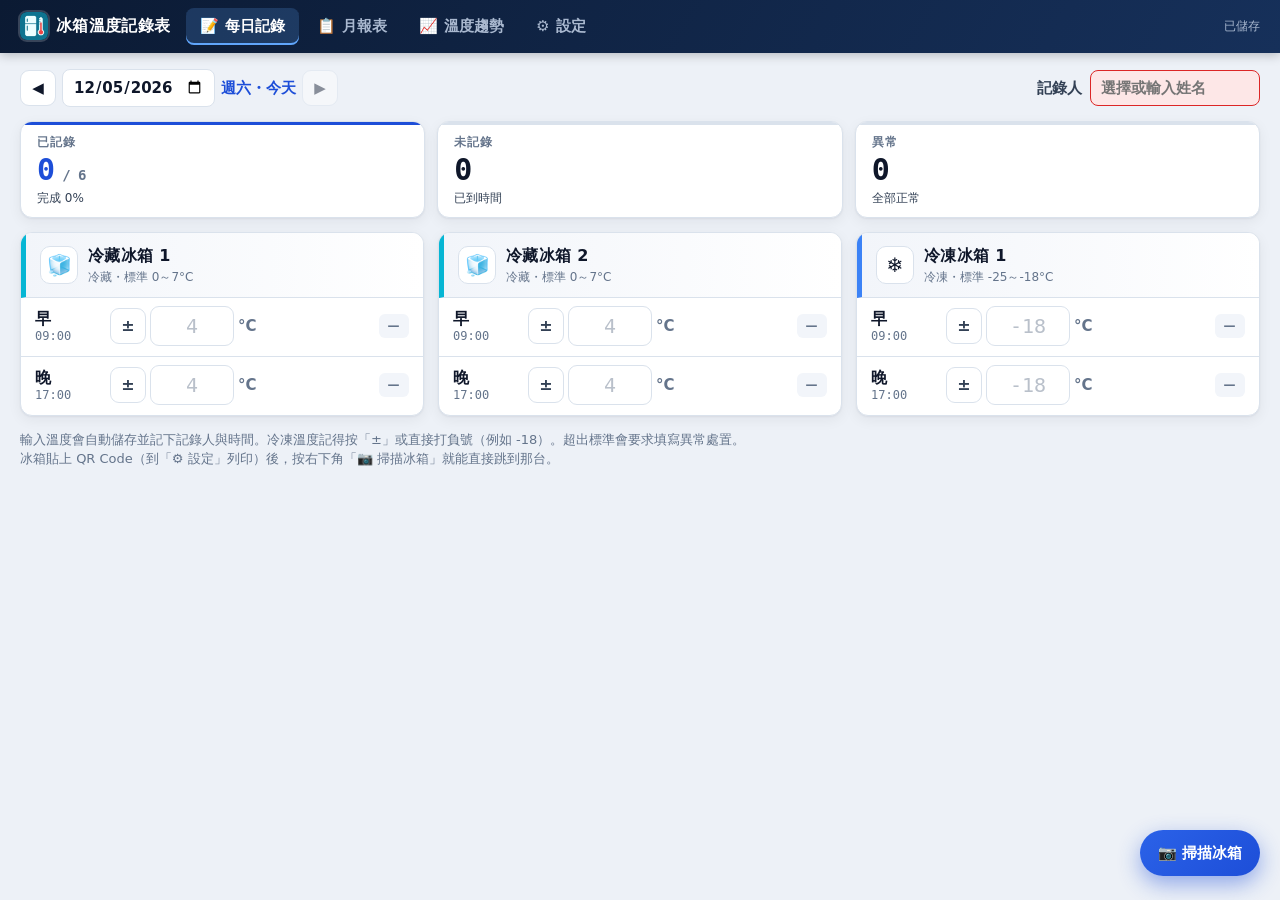
<file: index.html>
<!doctype html>
<html lang="zh-Hant">
<head>
<meta charset="utf-8">
<meta name="viewport" content="width=device-width, initial-scale=1, maximum-scale=1, viewport-fit=cover">
<meta name="theme-color" content="#0b1a33">
<meta name="apple-mobile-web-app-capable" content="yes">
<meta name="apple-mobile-web-app-status-bar-style" content="black-translucent">
<meta name="apple-mobile-web-app-title" content="冰箱溫度">
<title>冰箱溫度記錄表系統</title>
<link rel="manifest" href="manifest.webmanifest">
<link rel="icon" href="icons/icon-192.png">
<link rel="apple-touch-icon" href="icons/apple-touch-icon.png">
<link rel="stylesheet" href="styles.css?v=18">
</head>
<body>
<!-- 啟動動畫：App 載入完成後淡出（至少顯示約 1.6 秒） -->
<div id="splash" aria-hidden="true">
  <div class="spl">
    <div class="spl-logo">
      <svg viewBox="0 0 140 140" width="140" height="140">
        <defs>
          <linearGradient id="splG" x1="0" y1="0" x2="1" y2="1"><stop offset="0" stop-color="#60a5fa"/><stop offset="1" stop-color="#22d3ee"/></linearGradient>
          <linearGradient id="splM" x1="0" y1="1" x2="0" y2="0"><stop offset="0" stop-color="#22d3ee"/><stop offset="1" stop-color="#60a5fa"/></linearGradient>
        </defs>
        <circle cx="70" cy="70" r="62" fill="rgba(255,255,255,.04)" stroke="rgba(255,255,255,.1)" stroke-width="4"/>
        <circle class="spl-arc" cx="70" cy="70" r="62" fill="none" stroke="url(#splG)" stroke-width="4" stroke-linecap="round" transform="rotate(-90 70 70)"/>
        <rect class="spl-band" x="80" y="44" width="16" height="30" rx="3" fill="rgba(74,222,128,.22)"/>
        <g stroke="rgba(255,255,255,.45)" stroke-width="2" stroke-linecap="round">
          <line x1="80" y1="36" x2="88" y2="36"/><line x1="80" y1="48" x2="86" y2="48"/><line x1="80" y1="60" x2="88" y2="60"/><line x1="80" y1="72" x2="86" y2="72"/><line x1="80" y1="84" x2="88" y2="84"/>
        </g>
        <rect x="58" y="26" width="18" height="70" rx="9" fill="rgba(255,255,255,.12)" stroke="rgba(255,255,255,.55)" stroke-width="2.5"/>
        <rect class="spl-merc" x="63" y="34" width="8" height="66" rx="4" fill="url(#splM)"/>
        <circle cx="67" cy="104" r="13" fill="url(#splM)" stroke="rgba(255,255,255,.55)" stroke-width="2.5"/>
        <circle class="spl-ok" cx="104" cy="98" r="11" fill="#22c55e"/>
        <path class="spl-ok" d="M98.5 98.5l4 4 7-8" fill="none" stroke="#fff" stroke-width="3" stroke-linecap="round" stroke-linejoin="round"/>
      </svg>
    </div>
    <div class="spl-shop" id="splShop"></div>
    <div class="spl-title">冰箱溫度記錄表</div>
    <div class="spl-sub">每日記錄・超溫警示・月報表</div>
    <div class="spl-bar"><i></i></div>
  </div>
  <span class="spl-snow" style="--x:8%;--s:16px;--d:0s;--t:5.5s">❄</span>
  <span class="spl-snow" style="--x:22%;--s:11px;--d:1.1s;--t:4.6s">❄</span>
  <span class="spl-snow" style="--x:37%;--s:14px;--d:.4s;--t:6.2s">❄</span>
  <span class="spl-snow" style="--x:58%;--s:10px;--d:1.6s;--t:5s">❄</span>
  <span class="spl-snow" style="--x:71%;--s:18px;--d:.2s;--t:6.6s">❄</span>
  <span class="spl-snow" style="--x:86%;--s:12px;--d:.9s;--t:4.8s">❄</span>
  <span class="spl-snow" style="--x:94%;--s:9px;--d:2s;--t:5.4s">❄</span>
</div>
<script>try { var s = localStorage.getItem('fridgetemp-shop'); if (s) document.getElementById('splShop').textContent = s; } catch (e) {}</script>
<header class="top">
  <div class="brand"><img src="icons/icon-192.png" alt=""><span id="shop">冰箱溫度記錄表</span></div>
  <nav id="nav">
    <a href="#/day" data-v="day" title="Alt+1"><b>📝</b><span>每日記錄</span><i id="navdot" hidden></i></a>
    <a href="#/month" data-v="month" title="Alt+2"><b>📋</b><span>月報表</span></a>
    <a href="#/chart" data-v="chart" title="Alt+3"><b>📈</b><span>溫度趨勢</span></a>
    <a href="#/settings" data-v="settings" title="Alt+4"><b>⚙️</b><span>設定</span></a>
  </nav>
  <span id="status" class="status"></span>
  <a id="cloudst" class="cloudst" href="#/settings" hidden></a>
</header>
<main id="app"><p class="empty">載入中…</p></main>
<div id="tt" class="tt" hidden></div>
<div id="toast" class="toast" hidden></div>
<script src="config.js?v=18"></script>
<script src="xlsx.js?v=18"></script>
<script src="app.js?v=18"></script>
</body>
</html>
</file>
<file: styles.css>
:root {
  color-scheme: light;
  /* 專業儀表板風：深藍頂列／導覽、淺灰藍底、白色資訊卡 */
  --bg: #edf1f7;
  --surface: #ffffff;
  --surface-2: #f2f5fa;
  --line: #dae2ec;
  --text: #0f172a;
  --text-2: #334155;
  --muted: #64748b;
  --brand: #1d4ed8;
  --brand-ink: #fff;
  --brand-soft: #dde8fd;
  --nav: #0b1a33;
  --nav-2: #16305a;
  --nav-text: #a9b8cf;
  --series: #2563eb;
  --series-soft: #dbe7fb;
  --up: #15803d;
  --down: #dc2626;
  --danger: #dc2626;
  --has: #f8fafd;
  --bad-soft: #fde7e7;
  --warn: #b45309;
  --warn-soft: #fdf1d3;
  --ok-soft: #dcf5e4;
  --band: rgba(22, 163, 74, .10);
  --shadow: 0 1px 2px rgba(15, 23, 42, .05), 0 4px 14px rgba(15, 23, 42, .06);
  --r: 12px;
  --mono: ui-monospace, "SF Mono", "Cascadia Mono", Consolas, "Roboto Mono", monospace;
}
@media (prefers-color-scheme: dark) {
  :root:not([data-theme="light"]) {
    color-scheme: dark;
    --bg: #08101d;
    --surface: #101b2d;
    --surface-2: #172439;
    --line: #23334b;
    --text: #e3e9f2;
    --text-2: #b4c0d2;
    --muted: #8193ab;
    --brand: #60a5fa;
    --brand-ink: #06101f;
    --brand-soft: #16294a;
    --nav: #050c18;
    --nav-2: #0c1a30;
    --nav-text: #8fa1bb;
    --series: #60a5fa;
    --series-soft: #1b3150;
    --up: #4ade80;
    --down: #f87171;
    --danger: #f87171;
    --has: #122036;
    --bad-soft: #3a1820;
    --warn: #fbbf24;
    --warn-soft: #382c10;
    --ok-soft: #11301f;
    --band: rgba(74, 222, 128, .10);
    --shadow: 0 1px 2px rgba(0, 0, 0, .3);
  }
}
:root[data-theme="dark"] { color-scheme: dark; }

* { box-sizing: border-box; }
html { -webkit-text-size-adjust: 100%; }
body {
  margin: 0; background: var(--bg); color: var(--text);
  font: 15px/1.5 system-ui, -apple-system, "Segoe UI", "Microsoft JhengHei", "PingFang TC", "Noto Sans TC", sans-serif;
  font-variant-numeric: tabular-nums;
}
[hidden] { display: none !important; }
h2, h3 { margin: 0; }
h2 { font-size: 20px; }
h3 { font-size: 15px; }
code { font-size: 12px; word-break: break-all; background: var(--surface-2); padding: 1px 4px; border-radius: 4px; }
.muted { color: var(--muted); }
.center { text-align: center; }
.pad { padding: 0 16px; }
.sp { flex: 1; }
.empty { color: var(--muted); text-align: center; padding: 32px 12px; }
.hint { color: var(--muted); font-size: 13px; margin: 0 0 12px; }

/* ---- 頂列 ---- */
.top {
  position: sticky; top: 0; z-index: 20; display: flex; align-items: center; gap: 16px;
  padding: 8px 20px; padding-top: max(8px, env(safe-area-inset-top));
  background: var(--surface); border-bottom: 1px solid var(--line);
}
.brand { display: flex; align-items: center; gap: 8px; font-weight: 700; font-size: 16px; white-space: nowrap; min-width: 0; }
.brand img { width: 28px; height: 28px; border-radius: 7px; }
.brand span { overflow: hidden; text-overflow: ellipsis; }
#nav { display: flex; gap: 4px; }
#nav a {
  display: flex; align-items: center; gap: 6px; padding: 7px 14px; border-radius: 8px;
  color: var(--text-2); text-decoration: none; font-weight: 600; white-space: nowrap;
}
#nav a b { font-weight: 400; }
#nav a:hover { background: var(--surface-2); }
#nav a.on { background: var(--brand-soft); color: var(--brand); }
.status { margin-left: auto; font-size: 12px; color: var(--muted); white-space: nowrap; }
.status.bad { color: var(--danger); font-weight: 700; }
.cloudst { font-size: 12px; font-weight: 600; color: var(--muted); text-decoration: none; white-space: nowrap; padding: 3px 8px; border-radius: 999px; background: var(--surface-2); }
.cloudst.ok { color: var(--up); }
.cloudst.bad { color: var(--danger); }
.cloudform { display: grid; grid-template-columns: minmax(0, 2fr) minmax(0, 1fr) auto; gap: 10px; align-items: end; }
.cloudform label { display: grid; gap: 4px; font-weight: 600; color: var(--text-2); font-size: 13px; }
.card p.pad { margin: 0 0 12px; }
.modal { position: fixed; inset: 0; z-index: 70; background: rgba(0, 0, 0, .45); display: grid; place-items: center; padding: 16px; }
.dlg { background: var(--surface); color: var(--text); border-radius: 14px; padding: 20px; max-width: 440px; width: 100%; box-shadow: 0 10px 40px rgba(0, 0, 0, .3); }
.dlg p { margin: 0 0 16px; line-height: 1.6; }
.dlg .btns { flex-direction: column; }
.dlg .btns .btn { width: 100%; min-height: 42px; }

/* 導覽列固定：整個頁面不捲動，只有內容區（#app）捲動，iPhone 彈跳或叫出鍵盤時頂列、底部導覽也不會跑掉 */
html, body { height: 100%; }
body { display: flex; flex-direction: column; height: 100vh; height: 100dvh; overflow: hidden; overscroll-behavior: none; }
.top { flex: none; }
main {
  flex: 1; min-height: 0; overflow-y: auto; overflow-x: hidden; overscroll-behavior: contain; -webkit-overflow-scrolling: touch;
  padding: 16px max(20px, calc((100% - 1400px) / 2)) 40px;
}
.page-head { display: flex; align-items: center; gap: 12px; flex-wrap: wrap; margin-bottom: 14px; }

/* ---- 按鈕與輸入 ---- */
.btn {
  display: inline-flex; align-items: center; justify-content: center; gap: 4px;
  min-height: 36px; padding: 6px 14px; border-radius: 8px; border: 1px solid var(--line);
  background: var(--surface); color: var(--text); font: inherit; font-weight: 600; cursor: pointer; user-select: none;
}
.btn:hover:not(:disabled) { border-color: var(--muted); }
.btn:disabled { opacity: .45; cursor: default; }
.btn.primary { background: var(--brand); border-color: var(--brand); color: var(--brand-ink); }
.btn.danger { color: var(--danger); }
.btn.icon { padding: 0; width: 36px; }
.btn.sm { min-height: 28px; width: 28px; font-size: 11px; }
input, textarea, select {
  font: inherit; color: var(--text); background: var(--surface); border: 1px solid var(--line);
  border-radius: 8px; padding: 6px 10px; min-height: 36px; min-width: 0;
}
input:focus, textarea:focus { outline: 2px solid var(--brand); outline-offset: -1px; border-color: transparent; }
input.warn { border-color: var(--danger); }
input[type=checkbox] { min-height: 0; width: 18px; height: 18px; accent-color: var(--brand); }
textarea { width: 100%; resize: vertical; }
.chk { display: inline-flex; align-items: center; gap: 6px; font-size: 13px; color: var(--text-2); cursor: pointer; }

.seg { display: inline-flex; flex-wrap: wrap; gap: 2px; background: var(--surface-2); padding: 3px; border-radius: 9px; }
.seg button {
  font: inherit; font-size: 13px; font-weight: 600; border: 0; background: transparent; color: var(--text-2);
  padding: 5px 11px; border-radius: 7px; cursor: pointer; white-space: nowrap;
}
.seg button.on { background: var(--surface); color: var(--brand); box-shadow: var(--shadow); }
.seg.sm button { padding: 3px 9px; font-size: 12px; }

/* ---- KPI ---- */
.kpis { display: grid; grid-template-columns: repeat(auto-fit, minmax(150px, 1fr)); gap: 10px; margin-bottom: 14px; }
.kpi { background: var(--surface); border: 1px solid var(--line); border-radius: var(--r); padding: 10px 14px; box-shadow: var(--shadow); }
.kpi .l { font-size: 12px; color: var(--muted); font-weight: 600; }
.kpi .v { font-size: 22px; font-weight: 700; line-height: 1.3; }
.kpi.main .v { color: var(--brand); }
.kpi .s { font-size: 12px; color: var(--text-2); }
.dl { font-weight: 700; }
.dl.up { color: var(--up); }
.dl.down { color: var(--down); }

/* ---- 每日記錄 ---- */
.datebar { display: flex; align-items: center; gap: 6px; flex-wrap: wrap; }
.datebar input[type=date], .datebar input[type=month] { font-weight: 700; }
.wd { font-weight: 700; color: var(--text-2); min-width: 4.5em; text-align: center; }
.wd.we { color: var(--brand); }
.me { margin-left: auto; display: flex; align-items: center; gap: 8px; font-weight: 700; color: var(--text-2); }
.me input { width: 170px; font-weight: 700; }
.me.need input { border-color: var(--danger); background: var(--bad-soft); }
#navdot { width: 8px; height: 8px; border-radius: 50%; background: var(--danger); display: inline-block; margin-left: -2px; align-self: flex-start; }
.banner { padding: 9px 14px; border-radius: var(--r); margin-bottom: 10px; font-size: 14px; line-height: 1.7; }
.banner.warn { background: var(--warn-soft); color: var(--warn); }
.banner.bad { background: var(--bad-soft); color: var(--danger); font-weight: 600; }
.lnk { font: inherit; color: inherit; background: none; border: 0; padding: 0; text-decoration: underline; cursor: pointer; font-weight: 700; }
.kpi .v small { font-size: 14px; color: var(--muted); font-weight: 600; }
.kpi.warnk .v { color: var(--warn); }
.kpi.badk .v { color: var(--danger); }

.fridges { display: grid; grid-template-columns: repeat(auto-fill, minmax(340px, 1fr)); gap: 14px; margin-bottom: 14px; align-items: start; }
.fcard { background: var(--surface); border: 1px solid var(--line); border-radius: var(--r); box-shadow: var(--shadow); overflow: hidden; }
.fhead { display: flex; align-items: center; gap: 10px; padding: 10px 14px; background: var(--surface-2); border-left: 4px solid var(--brand); }
.fcard.t-freeze .fhead { border-left-color: #2563eb; }
.fcard.t-hot .fhead { border-left-color: #ea580c; }
.fcard.t-other .fhead { border-left-color: var(--muted); }
.ficon { font-size: 22px; }
.fname { display: flex; flex-direction: column; min-width: 0; }
.fname b { font-size: 16px; }
.fname small { color: var(--muted); font-size: 12px; }
.fname .tag { align-self: flex-start; margin: 2px 0; }
.srow { display: grid; grid-template-columns: 4.2em auto 1fr; grid-template-areas: "slot tin st" "slot meta meta"; align-items: center; gap: 2px 12px; padding: 8px 14px; border-top: 1px solid var(--line); }
.fhead + .srow { border-top: 0; }
.srow.has { background: var(--has); }
.srow.x { background: var(--bad-soft); }
.slot { grid-area: slot; display: flex; flex-direction: column; line-height: 1.25; }
.slot b { font-size: 16px; }
.slot small { color: var(--muted); font-size: 12px; }
.tin { grid-area: tin; display: flex; align-items: center; gap: 4px; }
.tin input { width: 84px; text-align: center; font-weight: 700; font-size: 18px; padding: 4px; }
.srow.x .tin input { color: var(--danger); border-color: var(--danger); }
.tin .unit { color: var(--muted); font-weight: 600; }
.btn.sign { font-size: 16px; color: var(--text-2); }
.st { grid-area: st; justify-self: end; }
.meta { grid-area: meta; font-size: 12px; color: var(--muted); }
.meta:empty { display: none; }
.pill { display: inline-block; font-size: 12px; font-weight: 700; padding: 2px 10px; border-radius: 999px; background: var(--surface-2); color: var(--muted); white-space: nowrap; }
.pill.ok { background: var(--ok-soft); color: var(--up); }
.pill.bad { background: var(--danger); color: #fff; }
.pill.miss { background: var(--warn-soft); color: var(--warn); }
.actbox { grid-column: 1 / -1; margin-top: 6px; text-align: left; font: inherit; font-size: 13px; color: var(--text-2); background: var(--surface); border: 1px dashed var(--line); border-radius: 8px; padding: 6px 10px; cursor: pointer; line-height: 1.5; }
.actbox.open { color: var(--danger); border-color: var(--danger); font-weight: 700; }

/* ---- 區域 ---- */
.areah { display: flex; align-items: baseline; gap: 8px; font-size: 16px; margin: 4px 0 10px; color: var(--text-2); }
.areah small { font-size: 12px; color: var(--muted); font-weight: 600; }
.sh-std { display: flex; flex-wrap: wrap; gap: 2px 14px; font-size: 11.5px; color: #444; margin-bottom: 6px; }
.sh-tbl.dense th, .sh-tbl.dense td { font-size: 10px; padding: 1px 2px; }
.sh-tbl.dense td.t { min-width: 30px; }
.sh-tbl.dense td.acts { min-width: 70px; }
.ftable .f-area { width: 120px; }

/* ---- 對話框 ---- */
.dlg.wide { max-width: 560px; }
.dlg { max-height: calc(100vh - 32px); overflow: auto; }
.dlg .xh { color: var(--danger); font-size: 18px; margin-bottom: 8px; }
.xv { color: var(--danger); }
.btns.col { flex-direction: column; }
.btns.col .btn { width: 100%; min-height: 42px; }
.dlg .btns { margin-top: 14px; }
.chips { display: flex; flex-wrap: wrap; gap: 6px; margin-bottom: 12px; }
.chip { font: inherit; font-size: 13px; padding: 5px 11px; border-radius: 999px; border: 1px solid var(--line); background: var(--surface-2); color: var(--text-2); cursor: pointer; }
.chip.on { background: var(--brand-soft); color: var(--brand); border-color: var(--brand); }
.fl { display: grid; gap: 4px; font-weight: 600; color: var(--text-2); font-size: 13px; margin-bottom: 10px; }
.fl input { width: 140px; }

/* ---- 表格 ---- */
.tbl-wrap { overflow-x: auto; background: var(--surface); border: 1px solid var(--line); border-radius: var(--r); box-shadow: var(--shadow); }
.card .tbl-wrap { border: 0; border-radius: 0; box-shadow: none; }
table { width: 100%; border-collapse: collapse; }
th, td { padding: 7px 10px; text-align: left; border-bottom: 1px solid var(--line); white-space: nowrap; }
th { font-size: 12px; color: var(--muted); font-weight: 700; background: var(--surface-2); }
tbody tr:last-child td { border-bottom: 0; }
.r { text-align: right; }
.c { text-align: center; }

.ftable td { padding: 5px 8px; }
.ftable input:not([type=checkbox]), .ftable select { width: 100%; }
.ftable .f-name { min-width: 160px; }
.ftable .f-type { width: 110px; }
.ftable .f-lo input, .ftable .f-hi input { width: 90px; text-align: right; }
.ftable label span { display: none; }
.ftable .mv { white-space: nowrap; width: 70px; }
.ftable .mv .btn { margin-right: 2px; }
.ftable tr.off td { color: var(--muted); }
.ftable tr.off input:not([type=checkbox]) { opacity: .6; }
.slots { display: grid; gap: 8px; }
.slotrow { display: grid; grid-template-columns: 1fr 130px auto; gap: 8px; align-items: center; }
#staff { min-height: 110px; }

/* ---- 卡片 / 篩選 ---- */
.filters { display: flex; flex-wrap: wrap; gap: 10px; align-items: center; margin-bottom: 14px; }
.range { display: flex; align-items: center; gap: 6px; flex-wrap: wrap; }
.range .muted { font-size: 13px; }
.card { background: var(--surface); border: 1px solid var(--line); border-radius: var(--r); margin-bottom: 14px; box-shadow: var(--shadow); padding-bottom: 12px; overflow: hidden; }
.card:has(> .tbl-wrap:last-child) { padding-bottom: 0; }
.card-head { display: flex; align-items: center; gap: 10px; flex-wrap: wrap; padding: 12px 16px 8px; }
.card.form { padding: 14px 16px; }
.card.form label { display: grid; gap: 4px; font-weight: 600; color: var(--text-2); max-width: 420px; }
.card .hint.pad { margin-bottom: 10px; }
.two { display: grid; grid-template-columns: 1fr 1fr; gap: 14px; }
.btns { display: flex; gap: 8px; flex-wrap: wrap; }

/* ---- 趨勢圖 ---- */
.charts { display: grid; grid-template-columns: repeat(auto-fill, minmax(460px, 1fr)); gap: 14px; }
.charts.one { grid-template-columns: 1fr; }
.charts .card { margin-bottom: 0; }
.cstats { display: flex; flex-wrap: wrap; gap: 4px 16px; padding: 0 16px 8px; font-size: 13px; color: var(--text-2); }
.cstats b { color: var(--text); }
.cstats b.xv { color: var(--danger); }
.chart { padding: 0 12px; min-height: 120px; }
.chart svg { display: block; overflow: visible; }
.chart .grid { stroke: var(--line); stroke-width: 1; }
.chart .zero { stroke: var(--muted); stroke-width: 1; }
.chart .band { fill: var(--band); }
.chart .limit { stroke: var(--danger); stroke-width: 1.2; stroke-dasharray: 5 4; }
.chart .yl { fill: var(--muted); font-size: 11px; text-anchor: end; }
.chart .xl { fill: var(--muted); font-size: 11px; text-anchor: middle; }
.chart .line { fill: none; stroke: var(--series); stroke-width: 2; stroke-linejoin: round; }
.chart .pt { fill: var(--surface); stroke: var(--series); stroke-width: 1.6; }
.chart .pt.x { fill: var(--danger); stroke: var(--surface); stroke-width: 1.5; }
.chart .pt.hl { stroke: var(--text); stroke-width: 2.4; }
.chart .hit { fill: transparent; cursor: crosshair; }

/* ---- 月報表（紙本樣式，深色模式也保持白底） ---- */
.sheets { display: grid; gap: 20px; justify-items: center; }
.sheet {
  width: 100%; max-width: 800px; background: #fff; color: #111; padding: 22px 26px; border-radius: 4px;
  box-shadow: 0 1px 3px rgba(0, 0, 0, .12), 0 4px 16px rgba(0, 0, 0, .06); font-size: 12.5px; overflow-x: auto;
}
.sh-head h2 { text-align: center; font-size: 20px; letter-spacing: .08em; margin-bottom: 2px; }
.sh-vi { text-align: center; font-size: 13px; color: #444; margin: 0 0 8px; }
.sheet .vi { display: block; font-size: .78em; font-weight: 400; color: #555; line-height: 1.2; white-space: nowrap; }
.sheet .vi-i { font-size: .78em; font-weight: 400; color: #666; margin-left: .3em; white-space: nowrap; }
.sh-tbl td .vi-i { font-size: .72em; margin-left: .15em; }
.sh-tbl tr.we td .vi-i { color: inherit; }
.sh-info { display: flex; justify-content: space-between; flex-wrap: wrap; gap: 4px 16px; margin-bottom: 8px; font-size: 13px; }
.sh-tbl { border-collapse: collapse; width: 100%; }
.sh-tbl th, .sh-tbl td { border: 1px solid #555; padding: 2px 5px; height: 21px; color: #111; background: none; font-size: 12px; white-space: nowrap; }
.sh-tbl th { background: #eef3f4; font-weight: 700; }
.sh-tbl th small { font-weight: 400; }
.sh-tbl tbody tr:last-child td { border-bottom: 1px solid #555; }
.sh-tbl tr.we td:nth-child(-n+2) { color: #b91c1c; }
.sh-tbl td.t { font-weight: 700; min-width: 40px; }
.sh-tbl td.x { color: #c00; background: #fde8e8; }
.sh-tbl td.by small { color: #b45309; margin-left: 2px; }
.sh-tbl td.acts { white-space: normal; min-width: 110px; font-size: 11px; color: #c00; line-height: 1.35; }
.sh-tbl .sign { width: 46px; }
.sh-foot { margin-top: 8px; font-size: 12.5px; }
.sh-sum { margin-bottom: 14px; }
.sh-sum .xv { color: #c00; }
.sh-signs { display: flex; gap: 12px; }
.sh-signs span { flex: 1; border-bottom: 1px solid #333; padding-bottom: 18px; }
.sh-note { margin-top: 10px; color: #666; font-size: 11px; }


/* ============================================================ 專業儀表板風外觀 ============================================================ */
/* 頂列：深藍漸層 */
.top { background: linear-gradient(120deg, var(--nav), var(--nav-2)); border-bottom: 0; color: #fff; box-shadow: 0 2px 10px rgba(5, 12, 24, .25); }
.brand { color: #fff; letter-spacing: .02em; }
.brand img { box-shadow: 0 0 0 2px rgba(255, 255, 255, .18); }
#nav a { color: var(--nav-text); }
#nav a:hover { background: rgba(255, 255, 255, .08); color: #fff; }
#nav a.on { background: rgba(96, 165, 250, .2); color: #fff; box-shadow: inset 0 -2px 0 #60a5fa; }
.status { color: var(--nav-text); }
.status.bad { color: #fca5a5; }
.cloudst { background: rgba(255, 255, 255, .1); color: var(--nav-text); display: inline-flex; align-items: center; gap: 5px; }
.cloudst::before { content: ''; width: 7px; height: 7px; border-radius: 50%; background: currentColor; }
.cloudst.ok { color: #4ade80; }
.cloudst.bad { color: #fca5a5; }

/* 按鈕／切換 */
.btn { border-radius: 9px; }
.btn.primary { background: linear-gradient(180deg, #2b62e8, #1d4ed8); border-color: #1a45c2; color: #fff; box-shadow: 0 1px 2px rgba(29, 78, 216, .3); }
.seg { background: var(--surface-2); border: 1px solid var(--line); }
.seg button.on { background: var(--brand); color: var(--brand-ink); box-shadow: 0 1px 3px rgba(29, 78, 216, .3); }

/* KPI 儀表：大數字＋上方色條 */
.kpis { gap: 12px; }
.kpi { position: relative; overflow: hidden; padding: 12px 16px 10px; border-radius: var(--r); }
.kpi::before { content: ''; position: absolute; left: 0; right: 0; top: 0; height: 3px; background: var(--line); }
.kpi.main::before { background: var(--brand); }
.kpi.warnk::before { background: #f59e0b; }
.kpi.badk::before { background: var(--danger); }
.kpi .l { letter-spacing: .08em; font-size: 11.5px; }
.kpi .v { font-family: var(--mono); font-size: 30px; font-weight: 800; letter-spacing: -.02em; line-height: 1.25; }
.kpi .v small { font-family: var(--mono); }

/* 提示條 */
.banner { border-left: 4px solid currentColor; border-radius: 8px; }

/* 區域標題 */
.areah { display: flex; align-items: center; gap: 10px; color: var(--text); font-size: 15px; letter-spacing: .04em; margin: 10px 0; }
.areah::after { content: ''; flex: 1; height: 1px; background: var(--line); }
.areah small { background: var(--brand-soft); color: var(--brand); padding: 1px 9px; border-radius: 999px; }

/* 設備卡 */
.fcard { border-radius: var(--r); }
.fhead { background: linear-gradient(90deg, var(--surface-2), var(--surface)); border-left-width: 5px; border-bottom: 1px solid var(--line); padding: 11px 14px; }
.fcard.t-chill .fhead { border-left-color: #06b6d4; }
.fcard.t-freeze .fhead { border-left-color: #3b82f6; }
.ficon { width: 38px; height: 38px; flex: none; border-radius: 10px; display: grid; place-items: center; background: var(--surface); border: 1px solid var(--line); font-size: 20px; }
.fname b { letter-spacing: .02em; }
.srow.x { box-shadow: inset 4px 0 0 var(--danger); }
.srow.has:not(.x) { box-shadow: inset 4px 0 0 #22c55e; }
.slot small { font-family: var(--mono); }
.tin input { font-family: var(--mono); font-size: 20px; font-weight: 800; border-radius: 9px; }
.tin input::placeholder { font-weight: 500; color: var(--muted); opacity: .45; }
.pill { border-radius: 6px; letter-spacing: .04em; padding: 3px 9px; display: inline-flex; align-items: center; gap: 5px; }
.pill.ok::before, .pill.miss::before { content: ''; width: 6px; height: 6px; border-radius: 50%; background: currentColor; }
.pill.bad { background: var(--danger); color: #fff; box-shadow: 0 0 0 3px var(--bad-soft); }

/* 卡片標題前加色條 */
.card { border-radius: var(--r); }
.card-head h3 { display: flex; align-items: center; gap: 8px; }
.card-head h3::before { content: ''; width: 4px; height: 16px; border-radius: 2px; background: var(--brand); }
.cstats b { font-family: var(--mono); }
th { letter-spacing: .04em; }

/* 對話框 */
.modal { background: rgba(5, 12, 24, .55); backdrop-filter: blur(2px); -webkit-backdrop-filter: blur(2px); }
.dlg { border-radius: 16px; border-top: 4px solid var(--brand); }

/* 提示訊息與圖表浮動說明 */
.toast {
  position: fixed; left: 50%; bottom: 24px; transform: translateX(-50%); z-index: 80; max-width: calc(100% - 32px);
  background: var(--nav); color: #fff; padding: 10px 18px; border-radius: 10px; font-size: 14px; font-weight: 600;
  box-shadow: 0 8px 24px rgba(5, 12, 24, .35); border-left: 4px solid #60a5fa;
}
.tt {
  position: fixed; z-index: 90; pointer-events: none; background: var(--nav); color: #e3e9f2; padding: 7px 10px; border-radius: 8px;
  font-size: 12.5px; line-height: 1.5; box-shadow: 0 6px 18px rgba(5, 12, 24, .35); max-width: 260px;
}

/* ---- 列印：只印記錄表，每台設備一頁 A4 ---- */
@media print {
  @page { size: A4 portrait; margin: 10mm; }
  body { background: #fff; }
  .top, .no-print, .toast, .tt, .modal { display: none !important; }
  html, body { height: auto; overflow: visible; display: block; }
  main { padding: 0; max-width: none; overflow: visible; }
  .sheets { display: block; }
  .sheet { box-shadow: none; padding: 0; max-width: none; border-radius: 0; overflow: visible; break-after: page; page-break-after: always; }
  .sheet:last-child { break-after: auto; page-break-after: auto; }
  .sh-tbl th, .sh-tbl td { -webkit-print-color-adjust: exact; print-color-adjust: exact; padding: 2px 3px; font-size: 11px; }
  .sh-tbl.dense th, .sh-tbl.dense td { font-size: 10px; padding: 1px 2px; }
  body:not([data-view=month]):not([data-view=qr]) main > * { display: none; }
}

/* ---- 觸控裝置：輸入框至少 16px，iPhone 點輸入框時就不會自動放大畫面 ---- */
@media (pointer: coarse), screen and (max-width: 719px) {
  input, select, textarea, .chip { font-size: 16px; }
  input[type=date], input[type=month], input[type=time] { min-height: 40px; }
}

/* ---- 手機 ---- */
@media screen and (max-width: 860px) {
  .two { grid-template-columns: 1fr; }
  .charts { grid-template-columns: 1fr; }
}
@media screen and (max-width: 719px) {
  .top { padding: 8px 16px; padding-top: max(8px, env(safe-area-inset-top)); }
  #nav {
    position: fixed; left: 0; right: 0; bottom: 0; z-index: 30; background: var(--nav); border-top: 1px solid rgba(255, 255, 255, .08);
    padding: 4px 4px max(4px, env(safe-area-inset-bottom)); justify-content: space-around; gap: 0;
  }
  #nav a { flex-direction: column; gap: 0; padding: 4px 6px; font-size: 11px; flex: 1; position: relative; }
  #nav a.on { background: transparent; box-shadow: none; color: #fff; }
  #nav a.on::before { content: ''; position: absolute; top: -4px; left: 30%; right: 30%; height: 3px; border-radius: 0 0 3px 3px; background: #60a5fa; }
  #nav a.on b { filter: drop-shadow(0 0 6px rgba(96, 165, 250, .7)); }
  #nav a b { font-size: 20px; line-height: 1.2; }
  #navdot { position: absolute; top: 4px; left: calc(50% + 10px); }
  main { padding: 12px 16px calc(84px + env(safe-area-inset-bottom)); }
  .toast { bottom: calc(80px + env(safe-area-inset-bottom)); }
  .page-head h2 { font-size: 18px; }
  .cloudform { grid-template-columns: 1fr; }
  .status { display: none; }
  .cloudst { margin-left: auto; }
  .datebar { width: 100%; }
  .datebar input[type=date], .datebar input[type=month] { flex: 1; }
  .me { margin-left: 0; width: 100%; }
  .me input { flex: 1; width: auto; }
  .kpis { grid-template-columns: repeat(3, 1fr); gap: 8px; }
  .kpi { padding: 8px 10px; }
  .kpi .l { font-size: 11px; }
  .kpi .v { font-size: 24px; }
  .fridges { grid-template-columns: 1fr; }
  .srow { padding: 8px 12px; gap: 2px 8px; }
  .tin input { width: 76px; }
  .btn.icon { width: 40px; min-height: 40px; font-size: 18px; }
  .btn.icon.sm { width: 32px; min-height: 32px; font-size: 12px; }
  .sheet { padding: 14px 12px; }

  /* 設備表格 → 卡片 */
  .ftable thead { display: none; }
  .ftable, .ftable tbody { display: block; }
  .ftable tr { display: grid; grid-template-columns: 1fr 1fr auto; gap: 6px 8px; padding: 10px 12px; border-bottom: 1px solid var(--line); }
  .ftable td { display: block; padding: 0; border: 0; white-space: normal; }
  .ftable .f-name { grid-column: 1 / 3; min-width: 0; }
  .ftable .f-name input { font-weight: 700; }
  .ftable .f-del { grid-column: 3; grid-row: 1; }
  .ftable .f-area { grid-column: 1 / 3; width: auto; }
  .ftable .f-area input { width: 100%; }
  .ftable .f-type { grid-column: 1; width: auto; }
  .ftable .f-off { grid-column: 2; display: flex; align-items: center; }
  .ftable .mv { grid-column: 3; grid-row: 2 / span 2; width: auto; display: flex; flex-direction: column; gap: 4px; }
  .ftable .f-lo, .ftable .f-hi { text-align: left; }
  .ftable label { display: flex; align-items: center; gap: 6px; }
  .ftable label span { display: inline; font-size: 12px; color: var(--muted); white-space: nowrap; }
  .ftable .f-lo input, .ftable .f-hi input { width: 100%; text-align: left; }
  .seg { width: 100%; }
  .range { width: 100%; }
  .range input { flex: 1; }
  .filters select { width: 100%; }
  .slotrow { grid-template-columns: 1fr 110px auto; }
  th, td { padding: 6px 8px; }
}

/* ---- 溫度數字鍵盤（觸控裝置） ---- */
#kp {
  position: fixed; left: 0; right: 0; bottom: 0; z-index: 75; background: var(--surface-2); border-top: 1px solid var(--line);
  padding: 6px 8px max(8px, env(safe-area-inset-bottom)); box-shadow: 0 -6px 20px rgba(0, 0, 0, .18); user-select: none; -webkit-user-select: none;
}
.kp-head { display: flex; align-items: center; justify-content: space-between; padding: 2px 4px 6px; font-weight: 700; color: var(--text-2); font-size: 14px; }
.kp-head button { font: inherit; font-size: 14px; font-weight: 700; border: 0; background: none; color: var(--brand); padding: 4px 8px; }
.kp-keys { display: grid; grid-template-columns: repeat(4, 1fr); gap: 6px; max-width: 520px; margin: 0 auto; }
.kp-keys button {
  font: inherit; font-size: 22px; font-weight: 600; height: 52px; border-radius: 10px; border: 1px solid var(--line);
  background: var(--surface); color: var(--text); touch-action: manipulation; -webkit-tap-highlight-color: transparent;
}
.kp-keys button:active { background: var(--brand-soft); }
.kp-keys .k-neg { font-size: 28px; color: #2563eb; font-weight: 800; }
.kp-keys .k-del, .kp-keys .k-clr { font-size: 17px; color: var(--text-2); }
.kp-keys .k-next { grid-column: span 2; background: var(--brand); border-color: var(--brand); color: var(--brand-ink); font-size: 18px; font-weight: 700; }
body.kp-open main { padding-bottom: calc(var(--kph, 290px) + 24px); }
body.kp-open .modal { align-items: start; padding-top: 8px; padding-bottom: calc(var(--kph, 290px) + 8px); }
body.kp-open .dlg { max-height: calc(100vh - var(--kph, 290px) - 16px); max-height: calc(100dvh - var(--kph, 290px) - 16px); }
@media print { #kp { display: none !important; } }
input.kp-on { outline: 3px solid var(--brand); outline-offset: -1px; border-color: transparent; }
input[readonly][data-kp] { cursor: pointer; -webkit-user-select: none; user-select: none; caret-color: transparent; }

/* ---- 產生 PDF 用的隱藏版面（與列印樣式相同，A4 內容寬 718px） ---- */
.pdf-render { position: fixed; left: -10000px; top: 0; width: 718px; background: #fff; }
.pdf-render .sheet { box-shadow: none; padding: 0; max-width: none; border-radius: 0; overflow: visible; margin-bottom: 20px; }
.pdf-render .sh-tbl th, .pdf-render .sh-tbl td { padding: 2px 3px; font-size: 11px; }
.pdf-render .sh-tbl.dense th, .pdf-render .sh-tbl.dense td { font-size: 10px; padding: 1px 2px; }

/* ---- 啟動動畫 ---- */
#splash {
  position: fixed; inset: 0; z-index: 200; display: grid; place-items: center; overflow: hidden;
  background: radial-gradient(circle at 50% 38%, #1d3d70 0%, #0b1a33 62%, #060f1f 100%); color: #fff;
  transition: opacity .55s ease, visibility .55s;
  animation: spl-safety .5s 8s forwards; /* 萬一載入失敗，8 秒後自動消失 */
}
#splash.out { opacity: 0; visibility: hidden; }
#splash.out .spl { transform: scale(1.06); }
.spl { display: grid; justify-items: center; gap: 6px; text-align: center; transition: transform .55s ease; padding: 0 24px; }
.spl-logo { position: relative; width: 140px; height: 140px; margin-bottom: 14px; animation: spl-pop .8s cubic-bezier(.2, .9, .3, 1.25) both; filter: drop-shadow(0 10px 30px rgba(34, 211, 238, .25)); }
.spl-logo::after { content: ''; position: absolute; inset: 0; border-radius: 50%; border: 2px solid rgba(96, 165, 250, .5); animation: spl-ring 1.8s .6s ease-out infinite; }
.spl-arc { stroke-dasharray: 390; stroke-dashoffset: 390; animation: spl-draw 1.2s .2s cubic-bezier(.6, 0, .3, 1) forwards; }
.spl-merc { transform-box: fill-box; transform-origin: 50% 100%; transform: scaleY(.12); animation: spl-merc 1.3s .35s cubic-bezier(.4, 0, .2, 1) forwards; }
.spl-band { opacity: 0; animation: spl-fade .5s 1s forwards; }
.spl-ok { transform-box: fill-box; transform-origin: center; opacity: 0; transform: scale(0); animation: spl-check .45s 1.25s cubic-bezier(.2, .9, .3, 1.5) forwards; }
.spl-shop { font-size: 14px; font-weight: 600; color: #93c5fd; letter-spacing: .1em; min-height: 1px; animation: spl-up .6s .25s both; }
.spl-shop:empty { display: none; }
.spl-title { font-size: 24px; font-weight: 800; letter-spacing: .14em; animation: spl-up .6s .35s both; }
.spl-sub { font-size: 13px; color: #a9b8cf; letter-spacing: .12em; animation: spl-up .6s .5s both; }
.spl-bar { width: 168px; height: 4px; border-radius: 4px; background: rgba(255, 255, 255, .12); overflow: hidden; margin-top: 18px; animation: spl-fade .4s .5s both; }
.spl-bar i { display: block; height: 100%; width: 100%; border-radius: inherit; background: linear-gradient(90deg, #60a5fa, #22d3ee); transform-origin: left; transform: scaleX(0); animation: spl-load 1.2s .5s ease-out forwards; }
.spl-snow { position: absolute; top: -24px; left: var(--x); font-size: var(--s); color: rgba(191, 219, 254, .55); animation: spl-snow var(--t) var(--d) linear infinite; }
@keyframes spl-pop { from { opacity: 0; transform: scale(.6) rotate(-8deg); } to { opacity: 1; transform: none; } }
@keyframes spl-ring { from { transform: scale(1); opacity: .8; } to { transform: scale(1.45); opacity: 0; } }
@keyframes spl-draw { to { stroke-dashoffset: 0; } }
@keyframes spl-merc { 0% { transform: scaleY(.12); } 55% { transform: scaleY(.95); } 100% { transform: scaleY(.6); } }
@keyframes spl-fade { from { opacity: 0; } to { opacity: 1; } }
@keyframes spl-check { to { opacity: 1; transform: scale(1); } }
@keyframes spl-up { from { opacity: 0; transform: translateY(12px); } to { opacity: 1; transform: none; } }
@keyframes spl-load { to { transform: scaleX(1); } }
@keyframes spl-snow { from { transform: translateY(0) rotate(0); opacity: 0; } 10% { opacity: 1; } to { transform: translateY(110vh) rotate(240deg); opacity: 0; } }
@keyframes spl-safety { to { opacity: 0; visibility: hidden; } }
@media (prefers-reduced-motion: reduce) {
  #splash *, #splash *::after { animation-duration: .01s !important; animation-delay: 0s !important; animation-iteration-count: 1 !important; }
  .spl-snow { display: none; }
}
@media print { #splash { display: none !important; } }

/* ---- 員工 PIN 碼登入 ---- */
.me.who { gap: 8px; flex-wrap: wrap; }
.who-n { display: flex; align-items: center; gap: 6px; font-size: 15px; color: var(--text); }
.role { font-size: 11px; font-weight: 700; color: var(--brand); background: var(--brand-soft); padding: 1px 8px; border-radius: 999px; }
.role.staff { color: var(--text-2); background: var(--surface-2); border: 1px solid var(--line); }
.me.who.need .who-n b { color: var(--danger); }
.srow.locked .tin input { background: var(--surface-2); color: var(--muted); cursor: not-allowed; border-style: dashed; }
.srow.locked .sign { opacity: .4; }
.whogrid { display: grid; grid-template-columns: repeat(auto-fill, minmax(96px, 1fr)); gap: 10px; margin: 14px 0; }
.who-b {
  position: relative; display: grid; justify-items: center; gap: 6px; padding: 14px 6px 12px; font: inherit; color: var(--text);
  background: var(--surface-2); border: 1px solid var(--line); border-radius: 14px; cursor: pointer; touch-action: manipulation;
}
.who-b:hover { border-color: var(--brand); }
.who-b:active { background: var(--brand-soft); }
.who-b b { width: 46px; height: 46px; border-radius: 50%; display: grid; place-items: center; background: linear-gradient(135deg, #2b62e8, #22d3ee); color: #fff; font-size: 20px; }
.who-b span { font-weight: 700; font-size: 14px; word-break: break-all; }
.who-b small { position: absolute; top: 6px; right: 7px; font-size: 10px; font-weight: 700; color: var(--brand); }
.small { font-size: 12.5px; }
.pindlg { max-width: 340px; text-align: center; }
.pindlg h3 { font-size: 17px; }
.pindots { display: flex; justify-content: center; gap: 14px; margin: 18px 0 6px; }
.pindots i { width: 15px; height: 15px; border-radius: 50%; border: 2px solid var(--muted); transition: background .1s; }
.pindots i.on { background: var(--brand); border-color: var(--brand); }
.pinmsg { min-height: 20px; color: var(--danger); font-size: 13px; font-weight: 600; }
.pinkeys { display: grid; grid-template-columns: repeat(3, 1fr); gap: 10px; margin: 10px 0 12px; }
.pinkeys button {
  font: inherit; font-family: var(--mono); font-size: 24px; font-weight: 700; height: 58px; border-radius: 14px; border: 1px solid var(--line);
  background: var(--surface-2); color: var(--text); cursor: pointer; touch-action: manipulation; -webkit-tap-highlight-color: transparent;
}
.pinkeys button:active { transform: scale(.95); background: var(--brand-soft); }
.pinkeys button.primary { background: var(--brand); border-color: var(--brand); color: var(--brand-ink); font-family: inherit; font-size: 17px; }
.pincancel { width: 100%; }
.shake { animation: shake .4s; }
@keyframes shake { 20%, 60% { transform: translateX(-9px); } 40%, 80% { transform: translateX(9px); } }
.lockcard { text-align: center; padding: 30px 18px; }
.lockcard h3 { margin-bottom: 8px; }
.lockcard .lockic { font-size: 42px; margin-bottom: 6px; }
.lockcard p { max-width: 420px; margin: 0 auto 16px; }
#teamcard .card-head h3::before { background: #22c55e; }
.ttable td { vertical-align: middle; }
.ttable select { min-height: 34px; }
.pinc { white-space: nowrap; }
.btn.mini { min-height: 30px; padding: 2px 10px; font-size: 12.5px; margin-left: 6px; }
.teamopts { display: flex; flex-wrap: wrap; align-items: center; gap: 10px 24px; padding-top: 12px; }
.chk.big { font-size: 15px; font-weight: 700; color: var(--text); }
.chk.big input { width: 20px; height: 20px; }
.idle { display: flex; align-items: center; gap: 8px; font-weight: 600; color: var(--text-2); font-size: 14px; }

/* ---- QR Code 掃描 ---- */
.fab {
  position: fixed; right: 20px; bottom: 24px; z-index: 25; display: flex; align-items: center; gap: 6px; font: inherit; font-weight: 700; font-size: 15px;
  color: #fff; background: linear-gradient(135deg, #2b62e8, #1d4ed8); border: 0; border-radius: 999px; padding: 12px 18px; cursor: pointer;
  box-shadow: 0 8px 22px rgba(29, 78, 216, .45); touch-action: manipulation;
}
.fab:active { transform: scale(.96); }
body.kp-open .fab { display: none; }
.scandlg { max-width: 420px; text-align: center; }
.scanbox { position: relative; margin: 12px 0 8px; border-radius: 14px; overflow: hidden; background: #000; aspect-ratio: 1; }
.scanbox video { width: 100%; height: 100%; object-fit: cover; display: block; }
.scanframe { position: absolute; inset: 16%; border: 3px solid rgba(96, 165, 250, .95); border-radius: 18px; box-shadow: 0 0 0 999px rgba(0, 0, 0, .35); }
.scanframe::after { content: ""; position: absolute; left: 6%; right: 6%; top: 8%; height: 2px; background: #22d3ee; box-shadow: 0 0 10px #22d3ee; animation: scanline 1.6s ease-in-out infinite alternate; }
@keyframes scanline { to { top: 92%; } }
.fcard.flash { animation: fflash 1.8s ease-out; }
@keyframes fflash { 0%, 35% { box-shadow: 0 0 0 4px #60a5fa, 0 10px 30px rgba(37, 99, 235, .35); } 100% { box-shadow: var(--shadow); } }

/* ---- QR Code 標籤（A4，沿虛線剪下） ---- */
.qrpages { display: grid; gap: 20px; justify-items: center; }
.qrpage {
  width: 100%; max-width: 760px; background: #fff; color: #111; padding: 18px; border-radius: 4px; display: grid; grid-template-columns: 1fr 1fr; gap: 14px;
  box-shadow: 0 1px 3px rgba(0, 0, 0, .12), 0 4px 16px rgba(0, 0, 0, .06);
}
.qrl { border: 1.5px dashed #94a3b8; border-radius: 10px; overflow: hidden; display: flex; flex-direction: column; break-inside: avoid; background: #fff; }
.qrl-top { background: #0b1a33; color: #fff; font-weight: 700; font-size: 13px; padding: 6px 12px; letter-spacing: .06em; -webkit-print-color-adjust: exact; print-color-adjust: exact; }
.qrl-body { display: flex; align-items: center; gap: 10px; padding: 10px 12px; flex: 1; }
.qrl-info { flex: 1; min-width: 0; display: grid; gap: 3px; }
.qrl-info b { font-size: 22px; line-height: 1.25; word-break: break-all; color: #0f172a; }
.qrl-info span { font-size: 12.5px; color: #334155; }
.qrl-info small { font-size: 10.5px; color: #64748b; margin-top: 6px; line-height: 1.4; }
.qrl-qr { width: 140px; height: 140px; flex: none; }
.qrl-qr svg { width: 100%; height: 100%; display: block; }
.qrpage.p4 .qrl-body { flex-direction: column; text-align: center; justify-content: center; gap: 14px; }
.qrpage.p4 .qrl-info b { font-size: 30px; }
.qrpage.p4 .qrl-info span { font-size: 15px; }
.qrpage.p4 .qrl-qr { width: 230px; height: 230px; }
.qrpage.p4 .qrl-top { font-size: 15px; padding: 8px 14px; }
.pdf-render .qrpage { width: 718px; height: 1047px; max-width: none; padding: 0; border-radius: 0; box-shadow: none; grid-template-rows: repeat(4, 1fr); }
.pdf-render .qrpage.p4 { grid-template-rows: repeat(2, 1fr); }
@media print {
  .qrpages { display: block; }
  .qrpage { max-width: none; height: 276mm; padding: 0; box-shadow: none; border-radius: 0; grid-template-rows: repeat(4, 1fr); break-after: page; page-break-after: always; }
  .qrpage.p4 { grid-template-rows: repeat(2, 1fr); }
  .qrpage:last-child { break-after: auto; page-break-after: auto; }
  .fab { display: none !important; }
}
@media screen and (max-width: 719px) {
  .fab { right: 14px; bottom: calc(76px + env(safe-area-inset-bottom)); }
  .qrpages .qrpage { grid-template-columns: 1fr; padding: 12px; }
  .me.who .who-n { flex: 1; }
  .teamopts { gap: 12px; }
}

/* ---- PDF 滿版：字級依 --pf 自動放大縮小，列高 --rh 撐滿 A4 ---- */
.pdf-render .sheet.fit { width: 718px; height: auto; margin: 0; font-size: calc(var(--pf, 12) * 1px); display: flex; flex-direction: column; }
.pdf-render .sheet.fit .sh-head h2 { font-size: 1.75em; margin-bottom: .1em; }
.pdf-render .sheet.fit .sh-vi { font-size: 1.05em; margin-bottom: .45em; }
.pdf-render .sheet.fit .sh-info { font-size: 1.1em; margin-bottom: .45em; }
.pdf-render .sheet.fit .sh-std { font-size: .95em; margin-bottom: .4em; }
.pdf-render .sheet.fit .sh-tbl th, .pdf-render .sheet.fit .sh-tbl td { font-size: 1em; padding: .12em .3em; height: auto; line-height: 1.25; }
.pdf-render .sheet.fit .sh-tbl tbody td { height: calc(var(--rh, 0) * 1px); }
.pdf-render .sheet.fit .sh-tbl td.t { min-width: 3em; }
.pdf-render .sheet.fit .sh-tbl .sign { width: 3.6em; }
.pdf-render .sheet.fit .sh-foot { font-size: 1em; margin-top: .6em; }
.pdf-render .sheet.fit .sh-sum { margin-bottom: 1em; }
.pdf-render .sheet.fit .sh-signs span { padding-bottom: 1.4em; }
.pdf-render .sheet.fit .sh-note { font-size: .85em; margin-top: .7em; }
</file>
